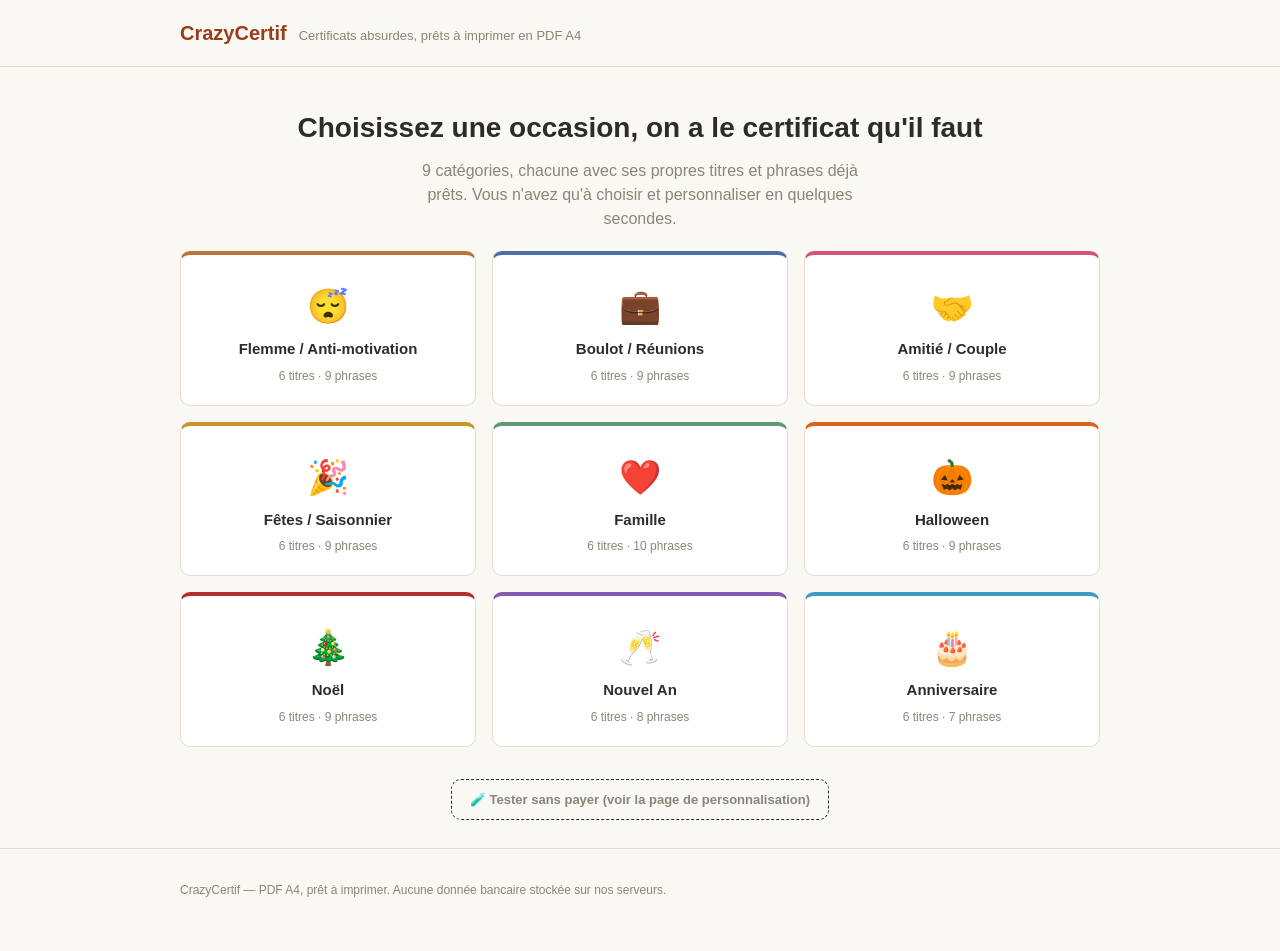
<file: index.html>
<!DOCTYPE html>
<html lang="fr">
<head>
<meta charset="UTF-8" />
<meta name="viewport" content="width=device-width, initial-scale=1.0" />
<title>CrazyCertif — Certificats et diplômes absurdes personnalisés</title>
<link rel="stylesheet" href="styles.css" />
</head>
<body>

<header class="site-header">
  <div class="wrap">
    <span class="logo">CrazyCertif</span>
    <span class="tagline">Certificats absurdes, prêts à imprimer en PDF A4</span>
  </div>
</header>

<main class="wrap">

  <section class="hero">
    <h1>Choisissez une occasion, on a le certificat qu'il faut</h1>
    <p>
      9 catégories, chacune avec ses propres titres et phrases déjà prêts.
      Vous n'avez qu'à choisir et personnaliser en quelques secondes.
    </p>
  </section>

  <section class="category-grid" id="category-grid" aria-label="Catégories disponibles">
    <!-- injecté par category-select.js -->
  </section>

  <div class="test-mode-bar">
    <a class="btn btn-test" href="personalize.html?test=1&amp;styles=parchemin,neon,comic" title="Aucun paiement — pour vérifier le rendu">
      🧪 Tester sans payer (voir la page de personnalisation)
    </a>
  </div>

</main>

<footer class="site-footer">
  <div class="wrap">
    <p>CrazyCertif — PDF A4, prêt à imprimer. Aucune donnée bancaire stockée sur nos serveurs.</p>
  </div>
</footer>

<script type="module" src="category-select.js"></script>
</body>
</html>
</file>
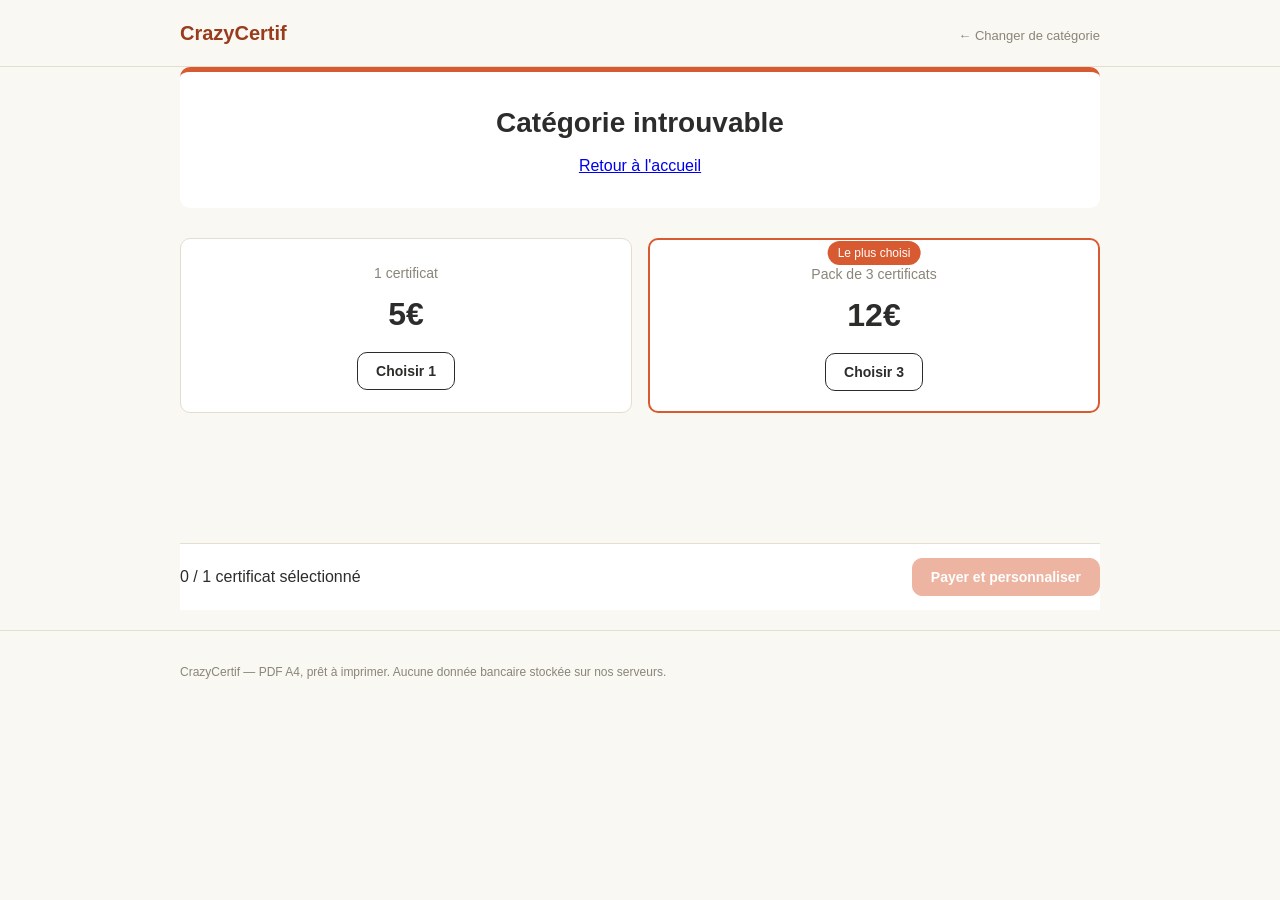
<file: category.html>
<!DOCTYPE html>
<html lang="fr">
<head>
<meta charset="UTF-8" />
<meta name="viewport" content="width=device-width, initial-scale=1.0" />
<title>Choisir un certificat — CrazyCertif</title>
<link rel="stylesheet" href="styles.css" />
</head>
<body>

<header class="site-header">
  <div class="wrap">
    <a class="logo" href="index.html">CrazyCertif</a>
    <a class="back-link" href="index.html">← Changer de catégorie</a>
  </div>
</header>

<main class="wrap">

  <section class="hero category-hero" id="category-hero">
    <!-- injecté par gallery.js -->
  </section>

  <section class="pricing-box">
    <div class="price-card" data-count="1" data-price="5">
      <p class="price-label">1 certificat</p>
      <p class="price-value">5€</p>
      <button class="btn btn-select" data-select-count="1">Choisir 1</button>
    </div>
    <div class="price-card featured" data-count="3" data-price="12">
      <p class="price-badge">Le plus choisi</p>
      <p class="price-label">Pack de 3 certificats</p>
      <p class="price-value">12€</p>
      <button class="btn btn-select" data-select-count="3">Choisir 3</button>
    </div>
  </section>

  <section class="templates-grid" id="templates-grid" aria-label="Certificats disponibles dans cette catégorie">
    <!-- injecté par gallery.js -->
  </section>

  <div class="selection-bar" id="selection-bar" hidden>
    <span id="selection-count">0 / 1 certificat sélectionné</span>
    <button type="button" class="btn btn-primary" id="checkout-btn" disabled>Payer et personnaliser</button>
  </div>

</main>

<footer class="site-footer">
  <div class="wrap">
    <p>CrazyCertif — PDF A4, prêt à imprimer. Aucune donnée bancaire stockée sur nos serveurs.</p>
  </div>
</footer>

<script type="module" src="gallery.js"></script>
</body>
</html>
</file>
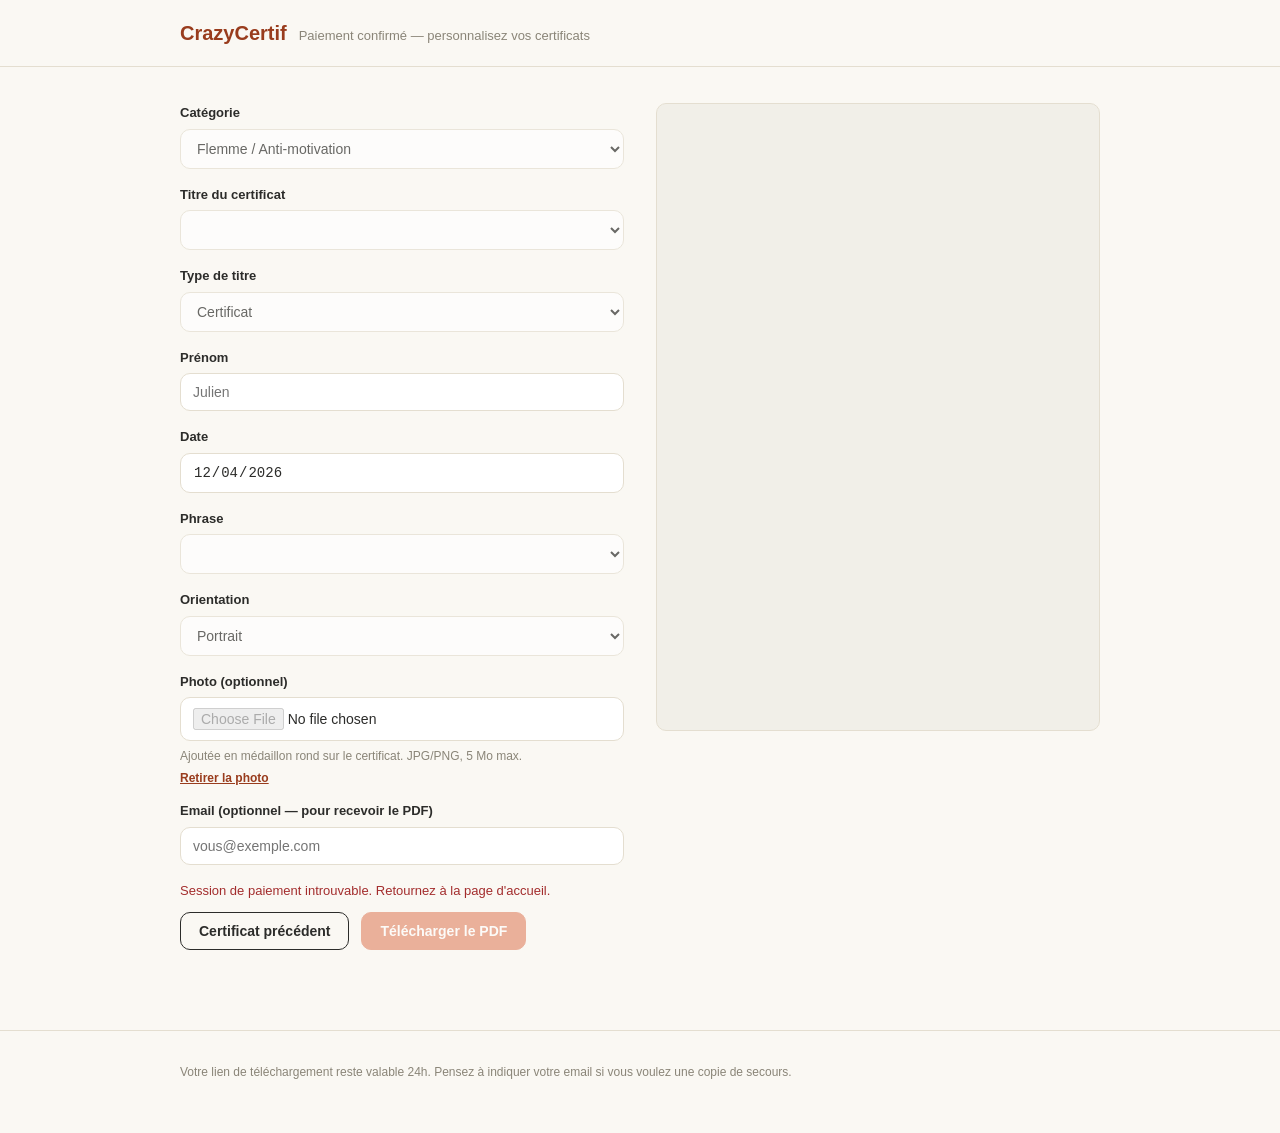
<file: personalize.html>
<!DOCTYPE html>
<html lang="fr">
<head>
<meta charset="UTF-8" />
<meta name="viewport" content="width=device-width, initial-scale=1.0" />
<title>Personnalisez votre certificat — CrazyCertif</title>
<link rel="stylesheet" href="styles.css" />
</head>
<body>

<header class="site-header">
  <div class="wrap">
    <span class="logo">CrazyCertif</span>
    <span class="tagline">Paiement confirmé — personnalisez vos certificats</span>
  </div>
</header>

<main class="wrap">
  <div class="personalize-progress" id="progress" aria-label="Certificat en cours"></div>

  <section class="personalize-layout">

    <form class="personalize-form" id="personalize-form">
      <div class="field">
        <label for="category">Catégorie</label>
        <select id="category" name="category" required></select>
      </div>

      <div class="field">
        <label for="title">Titre du certificat</label>
        <select id="title" name="title" required></select>
      </div>

      <div class="field">
        <label for="titleType">Type de titre</label>
        <select id="titleType" name="titleType">
          <option value="certificat">Certificat</option>
          <option value="diplome">Diplôme</option>
        </select>
      </div>

      <div class="field">
        <label for="firstname">Prénom</label>
        <input type="text" id="firstname" name="firstname" placeholder="Julien" maxlength="30" required />
      </div>

      <div class="field">
        <label for="date">Date</label>
        <input type="date" id="date" name="date" required />
      </div>

      <div class="field">
        <label for="phrase">Phrase</label>
        <select id="phrase" name="phrase" required></select>
      </div>

      <div class="field">
        <label for="orientation">Orientation</label>
        <select id="orientation" name="orientation">
          <option value="portrait">Portrait</option>
          <option value="landscape">Paysage</option>
        </select>
      </div>

      <div class="field">
        <label for="photo">Photo (optionnel)</label>
        <input type="file" id="photo" name="photo" accept="image/png, image/jpeg, image/webp" />
        <p class="field-hint">Ajoutée en médaillon rond sur le certificat. JPG/PNG, 5 Mo max.</p>
        <button type="button" class="btn btn-link" id="remove-photo-btn" hidden>Retirer la photo</button>
      </div>

      <div class="field">
        <label for="email">Email (optionnel — pour recevoir le PDF)</label>
        <input type="email" id="email" name="email" placeholder="vous@exemple.com" />
      </div>

      <p class="form-error" id="form-error" role="alert" hidden></p>

      <div class="form-actions">
        <button type="button" class="btn btn-secondary" id="prev-btn" hidden>Certificat précédent</button>
        <button type="submit" class="btn btn-primary" id="download-btn">Télécharger le PDF</button>
      </div>
    </form>

    <div class="preview-pane">
      <div class="preview-frame" id="preview-frame">
        <!-- SVG injecté par app.js -->
      </div>
    </div>

  </section>
</main>

<footer class="site-footer">
  <div class="wrap">
    <p>Votre lien de téléchargement reste valable 24h. Pensez à indiquer votre email si vous voulez une copie de secours.</p>
  </div>
</footer>

<script type="module" src="personalize.js"></script>
</body>
</html>
</file>
<file: styles.css>
:root {
  --ink: #2c2c2a;
  --paper: #faf8f3;
  --accent: #d85a30;
  --accent-dark: #993c1d;
  --line: #e4ded0;
  --muted: #8a8578;
  --radius: 10px;
}

* { box-sizing: border-box; }

body {
  margin: 0;
  font-family: -apple-system, BlinkMacSystemFont, "Segoe UI", Arial, sans-serif;
  background: var(--paper);
  color: var(--ink);
  line-height: 1.5;
}

.wrap {
  max-width: 960px;
  margin: 0 auto;
  padding: 0 20px;
}

.site-header {
  border-bottom: 1px solid var(--line);
  padding: 18px 0;
}
.site-header .wrap {
  display: flex;
  align-items: baseline;
  gap: 12px;
  flex-wrap: wrap;
}
.logo {
  font-size: 20px;
  font-weight: 700;
  color: var(--accent-dark);
  text-decoration: none;
}
.tagline {
  font-size: 13px;
  color: var(--muted);
}

.hero {
  padding: 40px 0 20px;
  text-align: center;
}
.hero h1 {
  font-size: 28px;
  margin: 0 0 10px;
}
.hero p {
  color: var(--muted);
  max-width: 480px;
  margin: 0 auto;
}

.pricing-box {
  display: grid;
  grid-template-columns: 1fr 1fr;
  gap: 16px;
  margin: 30px 0;
}
@media (max-width: 560px) {
  .pricing-box { grid-template-columns: 1fr; }
}
.price-card {
  border: 1px solid var(--line);
  border-radius: var(--radius);
  padding: 20px;
  text-align: center;
  background: #fff;
  position: relative;
}
.price-card.featured {
  border: 2px solid var(--accent);
}
.price-badge {
  position: absolute;
  top: -11px;
  left: 50%;
  transform: translateX(-50%);
  background: var(--accent);
  color: #fff;
  font-size: 12px;
  padding: 3px 10px;
  border-radius: 999px;
}
.price-label {
  margin: 4px 0;
  color: var(--muted);
  font-size: 14px;
}
.price-value {
  font-size: 32px;
  font-weight: 700;
  margin: 6px 0 14px;
}

.btn {
  display: inline-block;
  border: 1px solid var(--ink);
  background: transparent;
  color: var(--ink);
  padding: 10px 18px;
  border-radius: var(--radius);
  font-size: 14px;
  font-weight: 600;
  text-decoration: none;
  cursor: pointer;
}
.btn:hover { background: rgba(0,0,0,0.04); }
.btn-primary {
  background: var(--accent);
  border-color: var(--accent);
  color: #fff;
}
.btn-primary:hover { background: var(--accent-dark); border-color: var(--accent-dark); }
.btn-primary:disabled {
  opacity: 0.45;
  cursor: not-allowed;
}
.btn-select.selected {
  background: var(--ink);
  color: #fff;
}

/* Page d'accueil — grille de catégories colorées */
.category-grid {
  display: grid;
  grid-template-columns: repeat(3, 1fr);
  gap: 16px;
  margin-bottom: 40px;
}
@media (max-width: 700px) {
  .category-grid { grid-template-columns: repeat(2, 1fr); }
}
@media (max-width: 460px) {
  .category-grid { grid-template-columns: 1fr; }
}
.category-card {
  display: flex;
  flex-direction: column;
  align-items: center;
  gap: 6px;
  text-align: center;
  text-decoration: none;
  color: var(--ink);
  border: 1px solid var(--line);
  border-top: 4px solid var(--cat-color, var(--accent));
  border-radius: var(--radius);
  background: #fff;
  padding: 26px 16px 20px;
  transition: transform .1s, box-shadow .1s;
}
.category-card:hover {
  transform: translateY(-2px);
  box-shadow: 0 6px 16px rgba(0,0,0,0.08);
}
.category-card-emoji {
  font-size: 34px;
}
.category-card-name {
  font-weight: 700;
  font-size: 15px;
}
.category-card-count {
  font-size: 12px;
  color: var(--muted);
}

/* Page catégorie — en-tête coloré + grille de 20 aperçus déjà remplis */
.category-hero {
  border-top: 5px solid var(--cat-color, var(--accent));
  border-radius: var(--radius);
  background: #fff;
  padding: 30px 20px;
}
.category-hero-emoji {
  font-size: 40px;
  display: block;
  margin-bottom: 6px;
}
.back-link {
  font-size: 13px;
  color: var(--muted);
  text-decoration: none;
  margin-left: auto;
}
.back-link:hover { color: var(--ink); }

.templates-grid {
  display: grid;
  grid-template-columns: repeat(4, 1fr);
  gap: 14px;
  margin: 24px 0 100px;
}
@media (max-width: 900px) {
  .templates-grid { grid-template-columns: repeat(3, 1fr); }
}
@media (max-width: 640px) {
  .templates-grid { grid-template-columns: repeat(2, 1fr); }
}

.template-card {
  border: 1px solid var(--line);
  border-radius: var(--radius);
  overflow: hidden;
  background: #fff;
  cursor: pointer;
  padding: 0;
  transition: border-color .15s, transform .1s;
}
.template-card:hover {
  transform: translateY(-2px);
}
.template-card.selected {
  border: 3px solid var(--cat-color, var(--accent));
}
.template-card .thumb {
  aspect-ratio: 3 / 4;
  background: #f1efe8;
  display: flex;
  align-items: center;
  justify-content: center;
}
.template-card .thumb svg { width: 100%; height: 100%; }
.template-card .meta {
  padding: 8px 10px;
}
.template-title {
  font-size: 11px;
  margin: 0;
  color: var(--muted);
  line-height: 1.3;
}

.selection-bar {
  position: sticky;
  bottom: 0;
  background: #fff;
  border-top: 1px solid var(--line);
  padding: 14px 0;
  display: flex;
  align-items: center;
  justify-content: space-between;
  gap: 16px;
}
.selection-bar .wrap,
.selection-bar {
  max-width: 960px;
  margin: 0 auto;
}
.selection-bar-actions {
  display: flex;
  gap: 10px;
  align-items: center;
}
.test-mode-bar {
  display: flex;
  justify-content: center;
  margin: -8px 0 28px;
}
.btn-test {
  border-style: dashed;
  color: var(--muted);
  font-size: 13px;
}
.btn-test:hover {
  color: var(--ink);
  background: rgba(0,0,0,0.04);
}

.site-footer {
  border-top: 1px solid var(--line);
  padding: 20px 0 40px;
  margin-top: 20px;
}
.site-footer p {
  font-size: 12px;
  color: var(--muted);
}

/* Personalize page */
.personalize-progress {
  padding: 16px 0 0;
  font-size: 13px;
  color: var(--muted);
}

.personalize-layout {
  display: grid;
  grid-template-columns: 1fr 1fr;
  gap: 32px;
  padding: 20px 0 60px;
  align-items: start;
}
@media (max-width: 760px) {
  .personalize-layout { grid-template-columns: 1fr; }
}

.field {
  margin-bottom: 16px;
  display: flex;
  flex-direction: column;
  gap: 6px;
}
.field label {
  font-size: 13px;
  font-weight: 600;
}
.field input,
.field select {
  border: 1px solid var(--line);
  border-radius: var(--radius);
  padding: 10px 12px;
  font-size: 14px;
  background: #fff;
  color: var(--ink);
}
.field input:focus,
.field select:focus {
  outline: 2px solid var(--accent);
  outline-offset: 1px;
}

.field-hint {
  font-size: 12px;
  color: var(--muted);
  margin: 0;
}
.btn-link {
  border: none;
  background: none;
  color: var(--accent-dark);
  text-decoration: underline;
  padding: 0;
  font-size: 12px;
  align-self: flex-start;
}
.form-error {
  color: #a32d2d;
  font-size: 13px;
  margin: 0 0 12px;
}

.form-actions {
  display: flex;
  gap: 12px;
  margin-top: 8px;
}

.preview-pane {
  position: sticky;
  top: 20px;
}
.preview-frame {
  border: 1px solid var(--line);
  border-radius: var(--radius);
  background: #f1efe8;
  aspect-ratio: 210 / 297;
  display: flex;
  align-items: center;
  justify-content: center;
  overflow: hidden;
  transition: aspect-ratio .15s;
}
.preview-frame.landscape {
  aspect-ratio: 297 / 210;
}
.preview-frame svg {
  width: 100%;
  height: 100%;
}
</file>
